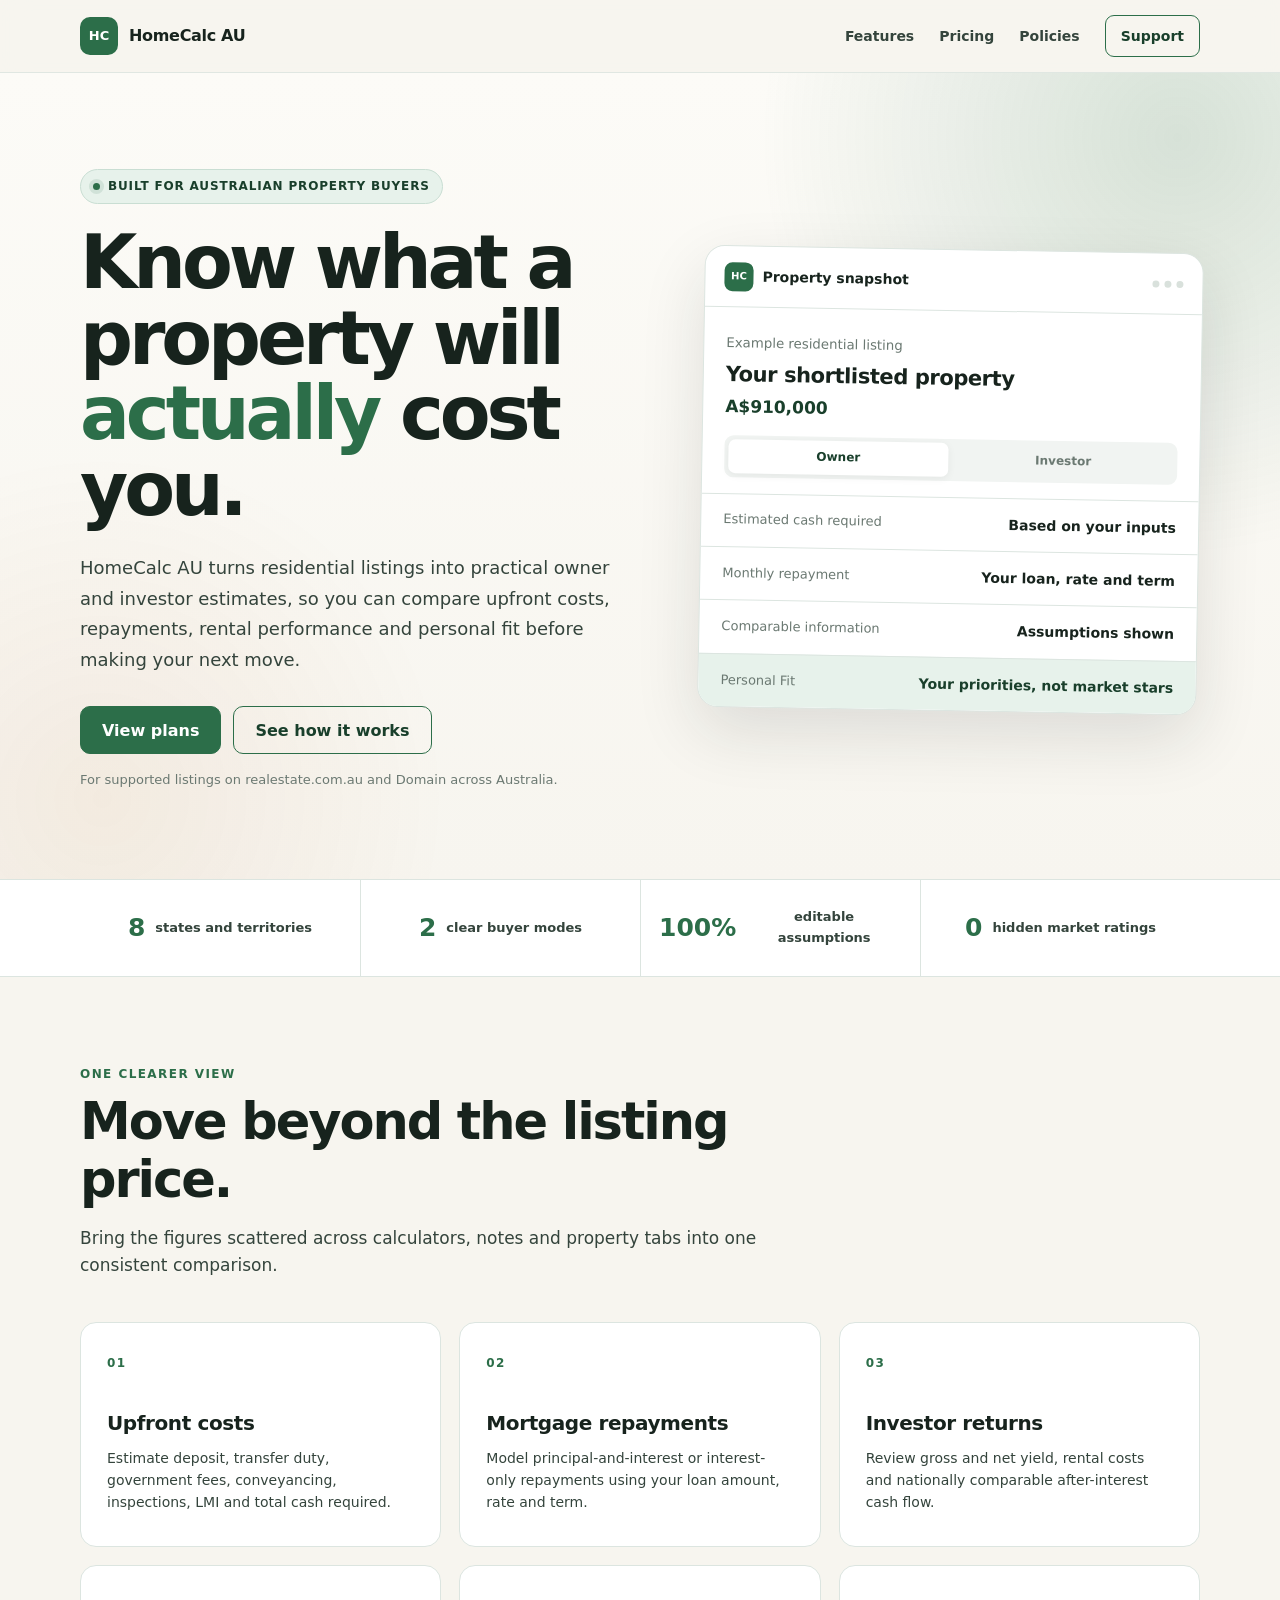
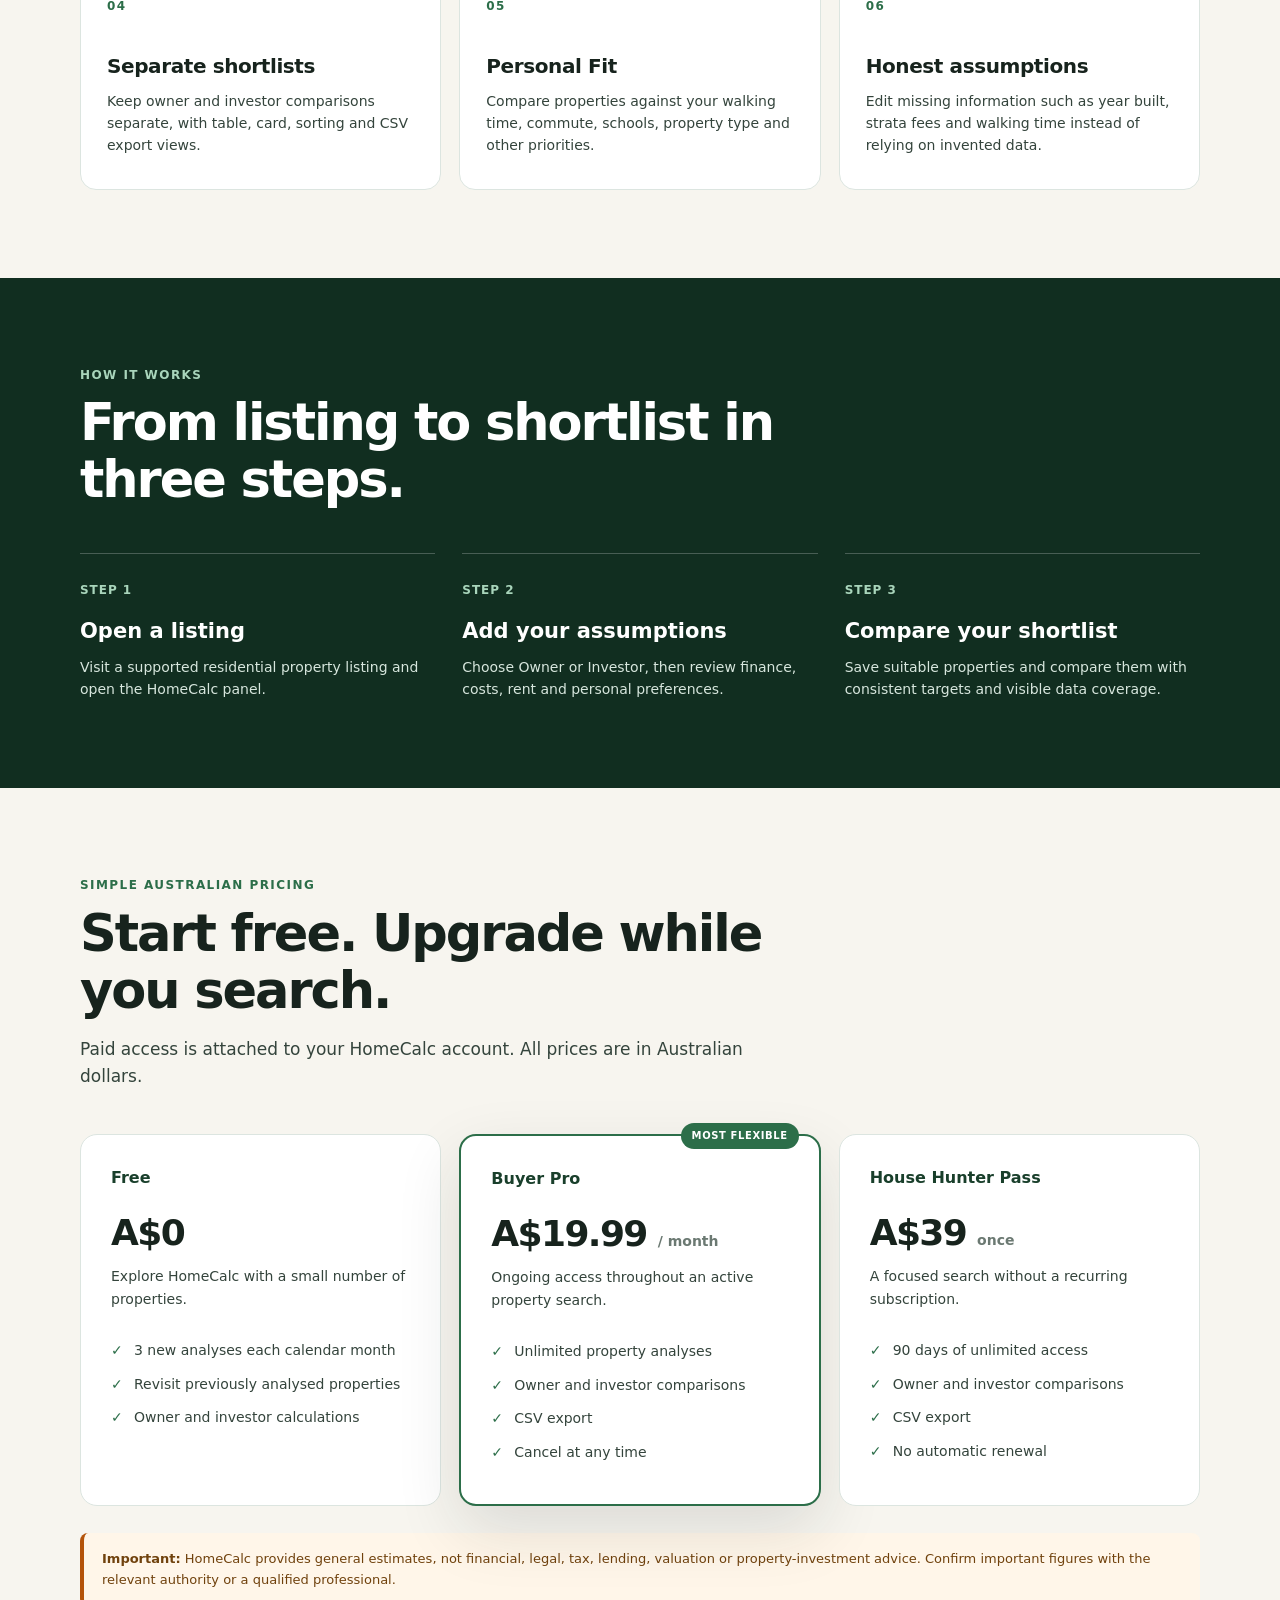
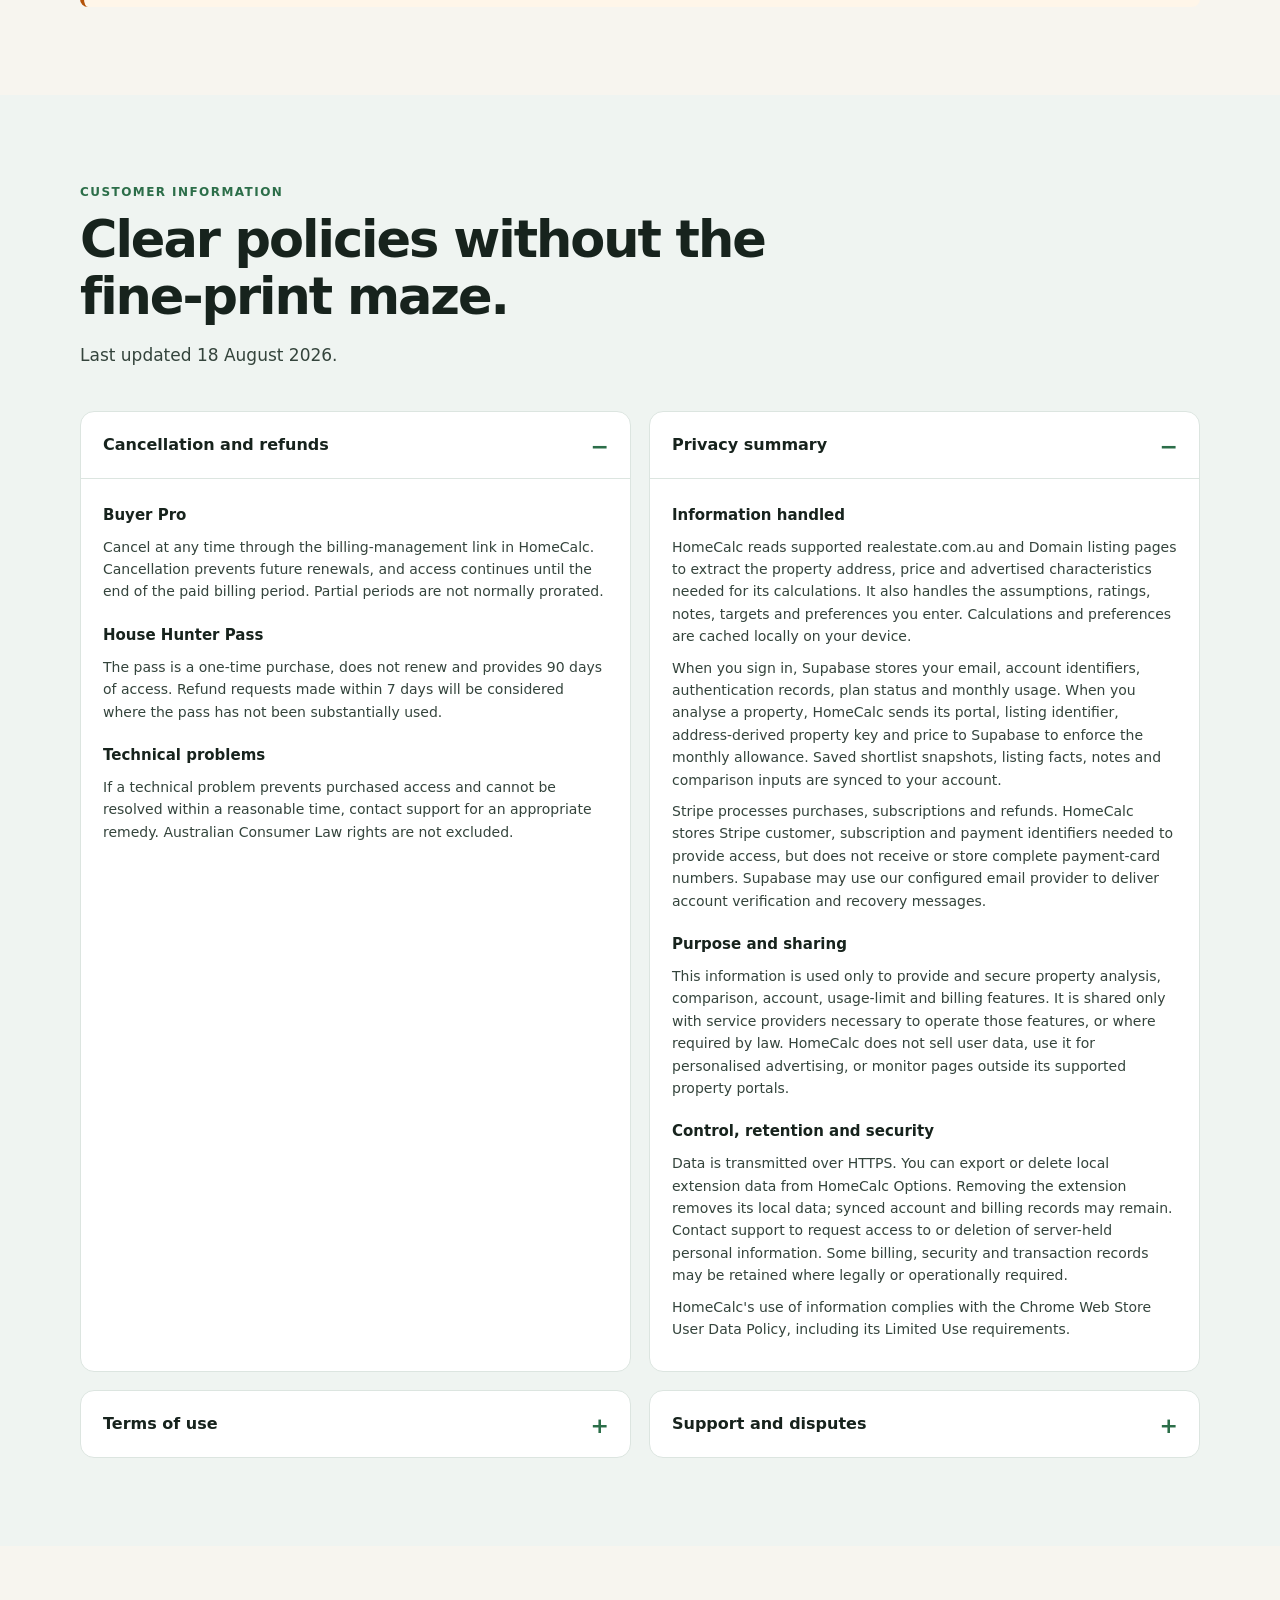
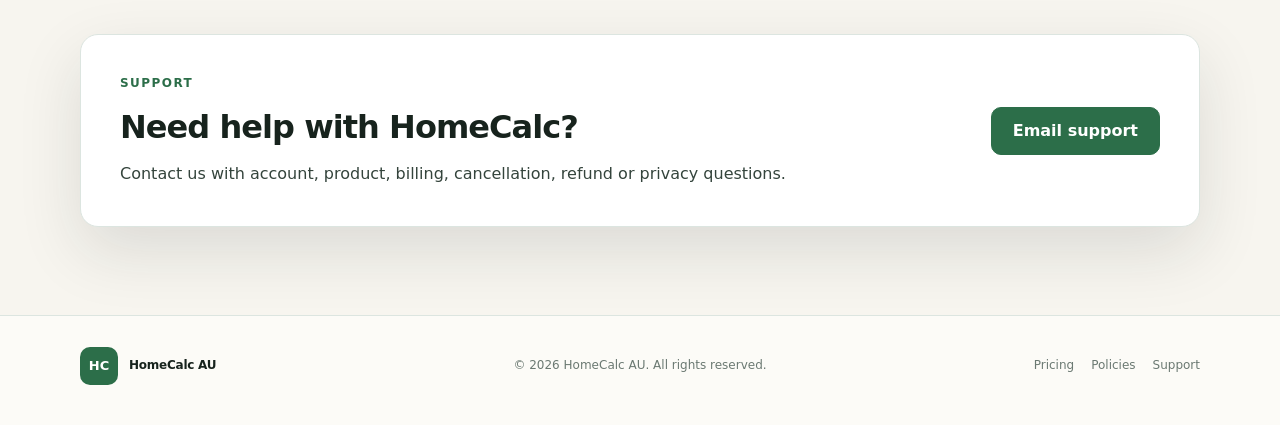
<file: index.html>
<!doctype html>
<html lang="en-AU">
<head>
  <meta charset="utf-8">
  <meta name="viewport" content="width=device-width, initial-scale=1">
  <meta name="description" content="HomeCalc AU helps Australian property buyers compare the real costs, repayments, rental returns and personal fit of residential properties.">
  <meta name="theme-color" content="#2c6e49">
  <title>HomeCalc AU | Property costs made clearer</title>
  <link rel="stylesheet" href="styles.css">
</head>
<body>
  <header class="topbar">
    <div class="shell nav">
      <a class="brand" href="#top" aria-label="HomeCalc AU home">
        <span class="brand-mark">HC</span>
        <span>HomeCalc AU</span>
      </a>
      <nav class="nav-links" aria-label="Main navigation">
        <a href="#features">Features</a>
        <a href="#pricing">Pricing</a>
        <a href="#policies">Policies</a>
        <a class="nav-cta" href="#support">Support</a>
      </nav>
    </div>
  </header>

  <section class="checkout-notice" data-checkout-notice hidden aria-live="polite">
    <div class="shell checkout-notice-inner">
      <span class="checkout-notice-mark" aria-hidden="true">HC</span>
      <div>
        <strong data-checkout-title>Payment update</strong>
        <p data-checkout-message></p>
      </div>
      <button type="button" data-checkout-dismiss aria-label="Dismiss this message">Dismiss</button>
    </div>
  </section>

  <main id="top">
    <section class="hero">
      <div class="shell hero-grid">
        <div class="hero-copy">
          <p class="pill"><span></span> Built for Australian property buyers</p>
          <h1>Know what a property will <em>actually</em> cost you.</h1>
          <p class="hero-lead">HomeCalc AU turns residential listings into practical owner and investor estimates, so you can compare upfront costs, repayments, rental performance and personal fit before making your next move.</p>
          <div class="hero-actions">
            <a class="button primary" href="#pricing">View plans</a>
            <a class="button secondary" href="#how">See how it works</a>
          </div>
          <p class="quiet">For supported listings on realestate.com.au and Domain across Australia.</p>
        </div>

        <div class="app-window" aria-label="Illustrative HomeCalc property analysis">
          <div class="window-bar">
            <div class="mini-brand"><span>HC</span> Property snapshot</div>
            <div class="window-dots"><i></i><i></i><i></i></div>
          </div>
          <div class="listing">
            <small>Example residential listing</small>
            <h2>Your shortlisted property</h2>
            <strong>A$910,000</strong>
          </div>
          <div class="mode-tabs"><span class="active">Owner</span><span>Investor</span></div>
          <div class="metric"><span>Estimated cash required</span><b>Based on your inputs</b></div>
          <div class="metric"><span>Monthly repayment</span><b>Your loan, rate and term</b></div>
          <div class="metric"><span>Comparable information</span><b>Assumptions shown</b></div>
          <div class="metric result"><span>Personal Fit</span><b>Your priorities, not market stars</b></div>
        </div>
      </div>
    </section>

    <div class="proof">
      <div class="shell proof-grid">
        <div><strong>8</strong><span>states and territories</span></div>
        <div><strong>2</strong><span>clear buyer modes</span></div>
        <div><strong>100%</strong><span>editable assumptions</span></div>
        <div><strong>0</strong><span>hidden market ratings</span></div>
      </div>
    </div>

    <section id="features" class="section">
      <div class="shell">
        <p class="eyebrow">One clearer view</p>
        <h2 class="section-title">Move beyond the listing price.</h2>
        <p class="section-intro">Bring the figures scattered across calculators, notes and property tabs into one consistent comparison.</p>

        <div class="feature-grid">
          <article class="feature-card"><span>01</span><h3>Upfront costs</h3><p>Estimate deposit, transfer duty, government fees, conveyancing, inspections, LMI and total cash required.</p></article>
          <article class="feature-card"><span>02</span><h3>Mortgage repayments</h3><p>Model principal-and-interest or interest-only repayments using your loan amount, rate and term.</p></article>
          <article class="feature-card"><span>03</span><h3>Investor returns</h3><p>Review gross and net yield, rental costs and nationally comparable after-interest cash flow.</p></article>
          <article class="feature-card"><span>04</span><h3>Separate shortlists</h3><p>Keep owner and investor comparisons separate, with table, card, sorting and CSV export views.</p></article>
          <article class="feature-card"><span>05</span><h3>Personal Fit</h3><p>Compare properties against your walking time, commute, schools, property type and other priorities.</p></article>
          <article class="feature-card"><span>06</span><h3>Honest assumptions</h3><p>Edit missing information such as year built, strata fees and walking time instead of relying on invented data.</p></article>
        </div>
      </div>
    </section>

    <section id="how" class="section dark-section">
      <div class="shell">
        <p class="eyebrow light">How it works</p>
        <h2 class="section-title">From listing to shortlist in three steps.</h2>
        <div class="steps">
          <article><span>Step 1</span><h3>Open a listing</h3><p>Visit a supported residential property listing and open the HomeCalc panel.</p></article>
          <article><span>Step 2</span><h3>Add your assumptions</h3><p>Choose Owner or Investor, then review finance, costs, rent and personal preferences.</p></article>
          <article><span>Step 3</span><h3>Compare your shortlist</h3><p>Save suitable properties and compare them with consistent targets and visible data coverage.</p></article>
        </div>
      </div>
    </section>

    <section id="pricing" class="section">
      <div class="shell">
        <p class="eyebrow">Simple Australian pricing</p>
        <h2 class="section-title">Start free. Upgrade while you search.</h2>
        <p class="section-intro">Paid access is attached to your HomeCalc account. All prices are in Australian dollars.</p>

        <div class="pricing-grid">
          <article class="price-card">
            <p class="plan">Free</p>
            <p class="price">A$0</p>
            <p class="plan-copy">Explore HomeCalc with a small number of properties.</p>
            <ul><li>3 new analyses each calendar month</li><li>Revisit previously analysed properties</li><li>Owner and investor calculations</li></ul>
          </article>

          <article class="price-card featured">
            <span class="popular">Most flexible</span>
            <p class="plan">Buyer Pro</p>
            <p class="price">A$19.99 <small>/ month</small></p>
            <p class="plan-copy">Ongoing access throughout an active property search.</p>
            <ul><li>Unlimited property analyses</li><li>Owner and investor comparisons</li><li>CSV export</li><li>Cancel at any time</li></ul>
          </article>

          <article class="price-card">
            <p class="plan">House Hunter Pass</p>
            <p class="price">A$39 <small>once</small></p>
            <p class="plan-copy">A focused search without a recurring subscription.</p>
            <ul><li>90 days of unlimited access</li><li>Owner and investor comparisons</li><li>CSV export</li><li>No automatic renewal</li></ul>
          </article>
        </div>

        <div class="disclaimer"><b>Important:</b> HomeCalc provides general estimates, not financial, legal, tax, lending, valuation or property-investment advice. Confirm important figures with the relevant authority or a qualified professional.</div>
      </div>
    </section>

    <section id="policies" class="section policy-section">
      <div class="shell">
        <p class="eyebrow">Customer information</p>
        <h2 class="section-title">Clear policies without the fine-print maze.</h2>
        <p class="section-intro">Last updated 18 August 2026.</p>

        <div class="policy-grid">
          <details open>
            <summary>Cancellation and refunds</summary>
            <div class="policy-copy">
              <h3>Buyer Pro</h3>
              <p>Cancel at any time through the billing-management link in HomeCalc. Cancellation prevents future renewals, and access continues until the end of the paid billing period. Partial periods are not normally prorated.</p>
              <h3>House Hunter Pass</h3>
              <p>The pass is a one-time purchase, does not renew and provides 90 days of access. Refund requests made within 7 days will be considered where the pass has not been substantially used.</p>
              <h3>Technical problems</h3>
              <p>If a technical problem prevents purchased access and cannot be resolved within a reasonable time, contact support for an appropriate remedy. Australian Consumer Law rights are not excluded.</p>
            </div>
          </details>

          <details id="privacy" open>
            <summary>Privacy summary</summary>
            <div class="policy-copy">
              <h3>Information handled</h3>
              <p>HomeCalc reads supported realestate.com.au and Domain listing pages to extract the property address, price and advertised characteristics needed for its calculations. It also handles the assumptions, ratings, notes, targets and preferences you enter. Calculations and preferences are cached locally on your device.</p>
              <p>When you sign in, Supabase stores your email, account identifiers, authentication records, plan status and monthly usage. When you analyse a property, HomeCalc sends its portal, listing identifier, address-derived property key and price to Supabase to enforce the monthly allowance. Saved shortlist snapshots, listing facts, notes and comparison inputs are synced to your account.</p>
              <p>Stripe processes purchases, subscriptions and refunds. HomeCalc stores Stripe customer, subscription and payment identifiers needed to provide access, but does not receive or store complete payment-card numbers. Supabase may use our configured email provider to deliver account verification and recovery messages.</p>
              <h3>Purpose and sharing</h3>
              <p>This information is used only to provide and secure property analysis, comparison, account, usage-limit and billing features. It is shared only with service providers necessary to operate those features, or where required by law. HomeCalc does not sell user data, use it for personalised advertising, or monitor pages outside its supported property portals.</p>
              <h3>Control, retention and security</h3>
              <p>Data is transmitted over HTTPS. You can export or delete local extension data from HomeCalc Options. Removing the extension removes its local data; synced account and billing records may remain. Contact support to request access to or deletion of server-held personal information. Some billing, security and transaction records may be retained where legally or operationally required.</p>
              <p>HomeCalc's use of information complies with the Chrome Web Store User Data Policy, including its Limited Use requirements.</p>
            </div>
          </details>

          <details>
            <summary>Terms of use</summary>
            <div class="policy-copy">
              <p>HomeCalc is a decision-support tool for adults considering Australian residential property. Calculations depend on listing information, user inputs, assumptions and rate tables that may be incomplete, approximate or change over time.</p>
              <p>Results are not valuations, lending approvals, forecasts or professional advice. Users remain responsible for independently checking figures and making their own decisions.</p>
              <p>We aim to keep HomeCalc available and accurate but cannot promise uninterrupted service or complete information on every listing.</p>
            </div>
          </details>

          <details>
            <summary>Support and disputes</summary>
            <div class="policy-copy">
              <p>For account access, billing, cancellation, refund or privacy questions, email us using the support address below. Include the email associated with your account, but never send a password or complete payment-card details.</p>
              <p>We will work in good faith to investigate and resolve billing concerns as soon as reasonably practicable.</p>
            </div>
          </details>
        </div>
      </div>
    </section>

    <section id="support" class="section support-section">
      <div class="shell support-card">
        <div><p class="eyebrow">Support</p><h2>Need help with HomeCalc?</h2><p>Contact us with account, product, billing, cancellation, refund or privacy questions.</p></div>
        <a class="button primary" href="mailto:hir9876@gmail.com">Email support</a>
      </div>
    </section>
  </main>

  <footer>
    <div class="shell footer-row">
      <div class="brand"><span class="brand-mark">HC</span><span>HomeCalc AU</span></div>
      <p>© 2026 HomeCalc AU. All rights reserved.</p>
      <nav aria-label="Footer navigation"><a href="#pricing">Pricing</a><a href="#policies">Policies</a><a href="#support">Support</a></nav>
    </div>
  </footer>
  <script>
    (() => {
      const state = new URLSearchParams(window.location.search).get('homecalc_checkout');
      const messages = {
        success: {
          title: 'Payment received',
          message: 'HomeCalc is updating your access now. You can close this tab and return to the extension; it may take a few seconds.',
        },
        cancel: {
          title: 'Checkout cancelled',
          message: 'No payment was completed. You can close this tab and return to HomeCalc whenever you are ready.',
        },
        portal: {
          title: 'Billing updated',
          message: 'Your billing changes have been saved. You can close this tab and return to the extension.',
        },
      };
      const copy = messages[state];
      const notice = document.querySelector('[data-checkout-notice]');
      if (!copy || !notice) return;

      notice.querySelector('[data-checkout-title]').textContent = copy.title;
      notice.querySelector('[data-checkout-message]').textContent = copy.message;
      notice.hidden = false;
      notice.querySelector('[data-checkout-dismiss]').addEventListener('click', () => {
        notice.hidden = true;
        const cleanUrl = `${window.location.pathname}${window.location.hash}`;
        window.history.replaceState({}, '', cleanUrl);
      });
    })();
  </script>
</body>
</html>
</file>
<file: styles.css>
:root {
  --green: #2c6e49;
  --green-dark: #193f2b;
  --green-deep: #112e20;
  --green-soft: #e7f2eb;
  --cream: #f7f5ef;
  --white: #fff;
  --ink: #17231d;
  --text: #34443c;
  --muted: #6b7972;
  --line: #dce5e0;
  --amber: #b45309;
  --shadow: 0 24px 65px rgba(23, 35, 29, .12);
}

* { box-sizing: border-box; }
html { scroll-behavior: smooth; }
body {
  margin: 0;
  background: var(--cream);
  color: var(--ink);
  font-family: Inter, ui-sans-serif, system-ui, -apple-system, BlinkMacSystemFont, "Segoe UI", sans-serif;
  line-height: 1.6;
}

a { color: inherit; }
.shell { width: min(1120px, calc(100% - 40px)); margin-inline: auto; }

.topbar {
  position: sticky;
  top: 0;
  z-index: 20;
  border-bottom: 1px solid rgba(220, 229, 224, .86);
  background: rgba(247, 245, 239, .9);
  backdrop-filter: blur(14px);
}

.nav { min-height: 72px; display: flex; align-items: center; justify-content: space-between; gap: 24px; }
.brand { display: inline-flex; align-items: center; gap: 11px; color: var(--ink); font-weight: 850; letter-spacing: -.02em; text-decoration: none; }
.brand-mark { display: grid; width: 38px; height: 38px; place-items: center; border-radius: 10px; background: var(--green); color: white; font-size: 13px; letter-spacing: 0; }
.nav-links { display: flex; align-items: center; gap: 25px; }
.nav-links a { color: var(--text); font-size: 14px; font-weight: 700; text-decoration: none; }
.nav-links a:hover { color: var(--green); }
.nav-links .nav-cta { padding: 9px 15px; border: 1px solid var(--green); border-radius: 9px; color: var(--green-dark); }

.hero {
  overflow: hidden;
  padding: 96px 0 88px;
  background:
    radial-gradient(circle at 92% 8%, rgba(44, 110, 73, .18), transparent 30%),
    radial-gradient(circle at 8% 90%, rgba(180, 83, 9, .07), transparent 25%),
    linear-gradient(180deg, #fcfbf7 0%, var(--cream) 100%);
}
.hero-grid { display: grid; grid-template-columns: 1.05fr .95fr; align-items: center; gap: 70px; }
.pill { display: inline-flex; align-items: center; gap: 8px; margin: 0 0 21px; padding: 7px 12px; border: 1px solid #c9ded3; border-radius: 999px; background: var(--green-soft); color: var(--green-dark); font-size: 12px; font-weight: 850; letter-spacing: .07em; text-transform: uppercase; }
.pill span { width: 7px; height: 7px; border-radius: 50%; background: var(--green); box-shadow: 0 0 0 4px rgba(44, 110, 73, .12); }
h1 { max-width: 700px; margin: 0; font-size: clamp(45px, 6vw, 74px); line-height: 1.02; letter-spacing: -.055em; }
h1 em { color: var(--green); font-style: normal; }
.hero-lead { max-width: 660px; margin: 26px 0 31px; color: var(--text); font-size: 18px; line-height: 1.7; }
.hero-actions { display: flex; flex-wrap: wrap; gap: 12px; }
.button { display: inline-flex; min-height: 48px; align-items: center; justify-content: center; padding: 0 21px; border: 1px solid var(--green); border-radius: 10px; font-weight: 800; text-decoration: none; transition: transform .16s ease, background .16s ease; }
.button:hover { transform: translateY(-2px); }
.button.primary { background: var(--green); color: white; }
.button.primary:hover { background: var(--green-dark); }
.button.secondary { color: var(--green-dark); }
.button.secondary:hover { background: var(--green-soft); }
.quiet { margin: 16px 0 0; color: var(--muted); font-size: 13px; }

.app-window { border: 1px solid var(--line); border-radius: 20px; background: white; box-shadow: var(--shadow); overflow: hidden; transform: rotate(1deg); }
.window-bar { display: flex; min-height: 61px; align-items: center; justify-content: space-between; padding: 0 19px; border-bottom: 1px solid var(--line); }
.mini-brand { display: flex; align-items: center; gap: 9px; font-size: 14px; font-weight: 850; }
.mini-brand span { display: grid; width: 29px; height: 29px; place-items: center; border-radius: 8px; background: var(--green); color: white; font-size: 10px; }
.window-dots { display: flex; gap: 5px; }
.window-dots i { width: 7px; height: 7px; border-radius: 50%; background: #d9e1dc; }
.listing { padding: 22px 22px 15px; }
.listing small { color: var(--muted); }
.listing h2 { margin: 3px 0 2px; font-size: 21px; letter-spacing: -.02em; }
.listing strong { color: var(--green-dark); font-size: 17px; }
.mode-tabs { display: flex; gap: 5px; margin: 0 22px 16px; padding: 4px; border-radius: 9px; background: #f1f4f2; }
.mode-tabs span { flex: 1; padding: 7px; border-radius: 7px; color: var(--muted); text-align: center; font-size: 12px; font-weight: 750; }
.mode-tabs .active { background: white; color: var(--green-dark); box-shadow: 0 2px 8px rgba(0,0,0,.06); }
.metric { display: flex; align-items: center; justify-content: space-between; gap: 18px; padding: 15px 22px; border-top: 1px solid var(--line); }
.metric span { color: var(--muted); font-size: 13px; }
.metric b { text-align: right; font-size: 14px; }
.metric.result { background: var(--green-soft); }
.metric.result b { color: var(--green-dark); }

.proof { border-block: 1px solid var(--line); background: white; }
.proof-grid { display: grid; grid-template-columns: repeat(4, 1fr); }
.proof-grid div { display: flex; min-height: 96px; align-items: center; justify-content: center; gap: 10px; padding: 18px; text-align: center; }
.proof-grid div + div { border-left: 1px solid var(--line); }
.proof-grid strong { color: var(--green); font-size: 25px; }
.proof-grid span { color: var(--text); font-size: 13px; font-weight: 700; }

.section { padding: 88px 0; }
.eyebrow { margin: 0 0 9px; color: var(--green); font-size: 12px; font-weight: 900; letter-spacing: .12em; text-transform: uppercase; }
.eyebrow.light { color: #a9d5bb; }
.section-title { max-width: 780px; margin: 0; font-size: clamp(35px, 4.6vw, 51px); line-height: 1.12; letter-spacing: -.04em; }
.section-intro { max-width: 730px; margin: 17px 0 0; color: var(--text); font-size: 17px; }

.feature-grid { display: grid; grid-template-columns: repeat(3, 1fr); gap: 18px; margin-top: 43px; }
.feature-card { min-height: 225px; padding: 26px; border: 1px solid var(--line); border-radius: 16px; background: white; transition: transform .18s ease, box-shadow .18s ease; }
.feature-card:hover { transform: translateY(-4px); box-shadow: 0 16px 38px rgba(23,35,29,.08); }
.feature-card > span { color: var(--green); font-size: 12px; font-weight: 900; letter-spacing: .12em; }
.feature-card h3 { margin: 32px 0 8px; font-size: 20px; letter-spacing: -.02em; }
.feature-card p { margin: 0; color: var(--text); font-size: 14px; }

.dark-section { background: var(--green-deep); color: white; }
.steps { display: grid; grid-template-columns: repeat(3, 1fr); gap: 27px; margin-top: 45px; }
.steps article { padding-top: 22px; border-top: 1px solid rgba(255,255,255,.23); }
.steps span { color: #a9d5bb; font-size: 12px; font-weight: 850; letter-spacing: .08em; text-transform: uppercase; }
.steps h3 { margin: 13px 0 7px; font-size: 21px; }
.steps p { margin: 0; color: #d7e6dd; font-size: 14px; }

.pricing-grid { display: grid; grid-template-columns: repeat(3, 1fr); gap: 18px; margin-top: 44px; align-items: stretch; }
.price-card { position: relative; padding: 30px; border: 1px solid var(--line); border-radius: 17px; background: white; }
.price-card.featured { border: 2px solid var(--green); box-shadow: var(--shadow); }
.popular { position: absolute; top: -13px; right: 20px; padding: 5px 11px; border-radius: 999px; background: var(--green); color: white; font-size: 10px; font-weight: 900; letter-spacing: .06em; text-transform: uppercase; }
.plan { margin: 0; color: var(--green-dark); font-weight: 900; }
.price { margin: 13px 0 4px; font-size: 36px; font-weight: 900; letter-spacing: -.045em; }
.price small { color: var(--muted); font-size: 14px; font-weight: 650; letter-spacing: 0; }
.plan-copy { min-height: 51px; margin: 0; color: var(--text); font-size: 14px; }
.price-card ul { margin: 23px 0 0; padding: 0; list-style: none; }
.price-card li { position: relative; margin: 11px 0; padding-left: 23px; color: var(--text); font-size: 14px; }
.price-card li::before { position: absolute; left: 0; color: var(--green); content: "✓"; font-weight: 900; }
.disclaimer { margin-top: 27px; padding: 16px 18px; border-left: 4px solid var(--amber); border-radius: 8px; background: #fff6e9; color: #70420d; font-size: 13px; }

.policy-section { background: #eff4f1; }
.policy-grid { display: grid; grid-template-columns: 1fr 1fr; gap: 18px; margin-top: 42px; }
details { border: 1px solid var(--line); border-radius: 14px; background: white; overflow: hidden; }
summary { position: relative; padding: 20px 54px 20px 22px; cursor: pointer; font-weight: 850; list-style: none; }
summary::-webkit-details-marker { display: none; }
summary::after { position: absolute; top: 17px; right: 21px; color: var(--green); content: "+"; font-size: 22px; }
details[open] summary { border-bottom: 1px solid var(--line); }
details[open] summary::after { content: "−"; }
.policy-copy { padding: 4px 22px 22px; color: var(--text); font-size: 14px; }
.policy-copy h3 { margin: 20px 0 5px; color: var(--ink); font-size: 15px; }
.policy-copy p { margin: 9px 0; }

.support-card { display: flex; align-items: center; justify-content: space-between; gap: 30px; padding: 39px; border: 1px solid var(--line); border-radius: 18px; background: white; box-shadow: var(--shadow); }
.support-card h2 { margin: 0; font-size: 32px; letter-spacing: -.03em; }
.support-card p:last-child { margin: 8px 0 0; color: var(--text); }

footer { padding: 31px 0 40px; border-top: 1px solid var(--line); background: #fcfbf7; }
.footer-row { display: grid; grid-template-columns: 1fr auto 1fr; align-items: center; gap: 24px; color: var(--muted); font-size: 12px; }
.footer-row p { margin: 0; text-align: center; }
.footer-row nav { display: flex; justify-content: flex-end; gap: 17px; }
.footer-row nav a { text-decoration: none; }

@media (max-width: 900px) {
  .hero-grid { grid-template-columns: 1fr; gap: 48px; }
  .app-window { transform: none; }
  .feature-grid, .pricing-grid, .steps { grid-template-columns: 1fr; }
  .feature-card { min-height: 0; }
  .proof-grid { grid-template-columns: 1fr 1fr; }
  .proof-grid div:nth-child(3) { border-left: 0; border-top: 1px solid var(--line); }
  .proof-grid div:nth-child(4) { border-top: 1px solid var(--line); }
  .policy-grid { grid-template-columns: 1fr; }
}

@media (max-width: 650px) {
  .shell { width: min(100% - 28px, 1120px); }
  .nav-links a:not(.nav-cta) { display: none; }
  .hero { padding: 66px 0; }
  .section { padding: 68px 0; }
  .hero-actions .button { width: 100%; }
  .proof-grid { grid-template-columns: 1fr; }
  .proof-grid div + div { border-top: 1px solid var(--line); border-left: 0; }
  .metric { align-items: flex-start; flex-direction: column; gap: 3px; }
  .metric b { text-align: left; }
  .support-card { align-items: flex-start; flex-direction: column; padding: 28px; }
  .footer-row { grid-template-columns: 1fr; justify-items: center; }
  .footer-row nav { justify-content: center; }
}

@media (prefers-reduced-motion: reduce) {
  html { scroll-behavior: auto; }
  *, *::before, *::after { transition: none !important; }
}
</file>
